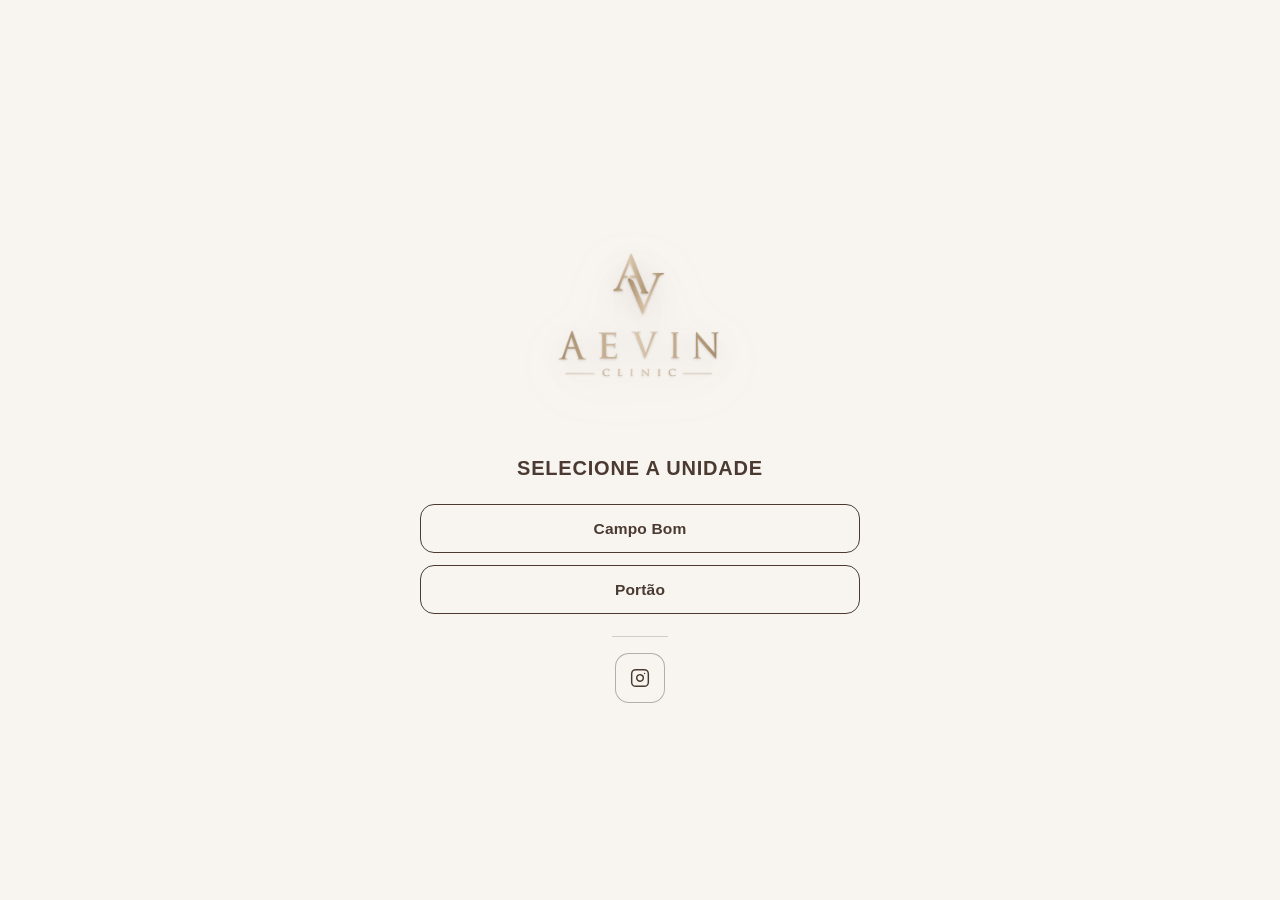
<file: index.html>
<!doctype html>
<html lang="pt-BR">
  <head>
    <meta charset="UTF-8" />
    <meta name="viewport" content="width=device-width, initial-scale=1.0" />
    <title>Aevin Clinic | Selecione a unidade</title>
    <meta
      name="description"
      content="Selecione a unidade da Aevin Clinic para acessar agendamento, informações e localização."
    />
    <meta name="robots" content="index,follow" />
    <link rel="canonical" href="https://clinicadermoslim.vercel.app/" />

    <meta property="og:type" content="website" />
    <meta property="og:site_name" content="Aevin Clinic" />
    <meta property="og:locale" content="pt_BR" />
    <meta property="og:url" content="https://clinicadermoslim.vercel.app/" />
    <meta property="og:title" content="Aevin Clinic | Selecione a unidade" />
    <meta
      property="og:description"
      content="Selecione a unidade da Aevin Clinic para acessar agendamento, informações e localização."
    />
    <meta
      property="og:image"
      content="https://clinicadermoslim.vercel.app/imagens/Logotipo/og-aevin.png"
    />
    <meta property="og:image:width" content="1200" />
    <meta property="og:image:height" content="1200" />
    <meta property="og:image:alt" content="Aevin Clinic" />

    <meta name="twitter:card" content="summary_large_image" />
    <meta name="twitter:title" content="Aevin Clinic | Selecione a unidade" />
    <meta
      name="twitter:description"
      content="Selecione a unidade da Aevin Clinic para acessar agendamento, informações e localização."
    />
    <meta
      name="twitter:image"
      content="https://clinicadermoslim.vercel.app/imagens/Logotipo/og-aevin.png"
    />

    <link rel="icon" type="image/png" href="imagens/Logotipo/favicon-aevin.png" />
    <link rel="apple-touch-icon" href="imagens/Logotipo/favicon-aevin.png" />
    <link rel="stylesheet" href="styles.css" />
  </head>
  <body>
    <div class="page selection-page">
      <main class="main">
        <div class="logo-wrap">
          <img
            class="logo"
            src="imagens/Logotipo/logo-aevin.png"
            alt="Aevin Clinic"
          />
        </div>
        <h1>Selecione a unidade</h1>
        <nav class="links" aria-label="Selecionar unidade">
          <a class="btn" href="campobom/">Campo Bom</a>
          <a class="btn" href="portao/">Portão</a>
        </nav>
        <section class="social-strip" aria-label="Redes sociais">
          <div class="social-divider"></div>
          <div class="social-row single">
            <a
              class="social-icon-btn"
              href="https://www.instagram.com/aevin.clinic/"
              target="_blank"
              rel="noopener noreferrer"
              aria-label="Instagram da Aevin Clinic"
            >
              <img
                class="social-icon"
                src="imagens/icons/instagram.svg"
                alt=""
                width="20"
                height="20"
              />
            </a>
          </div>
        </section>
      </main>
    </div>
  </body>
</html>
</file>
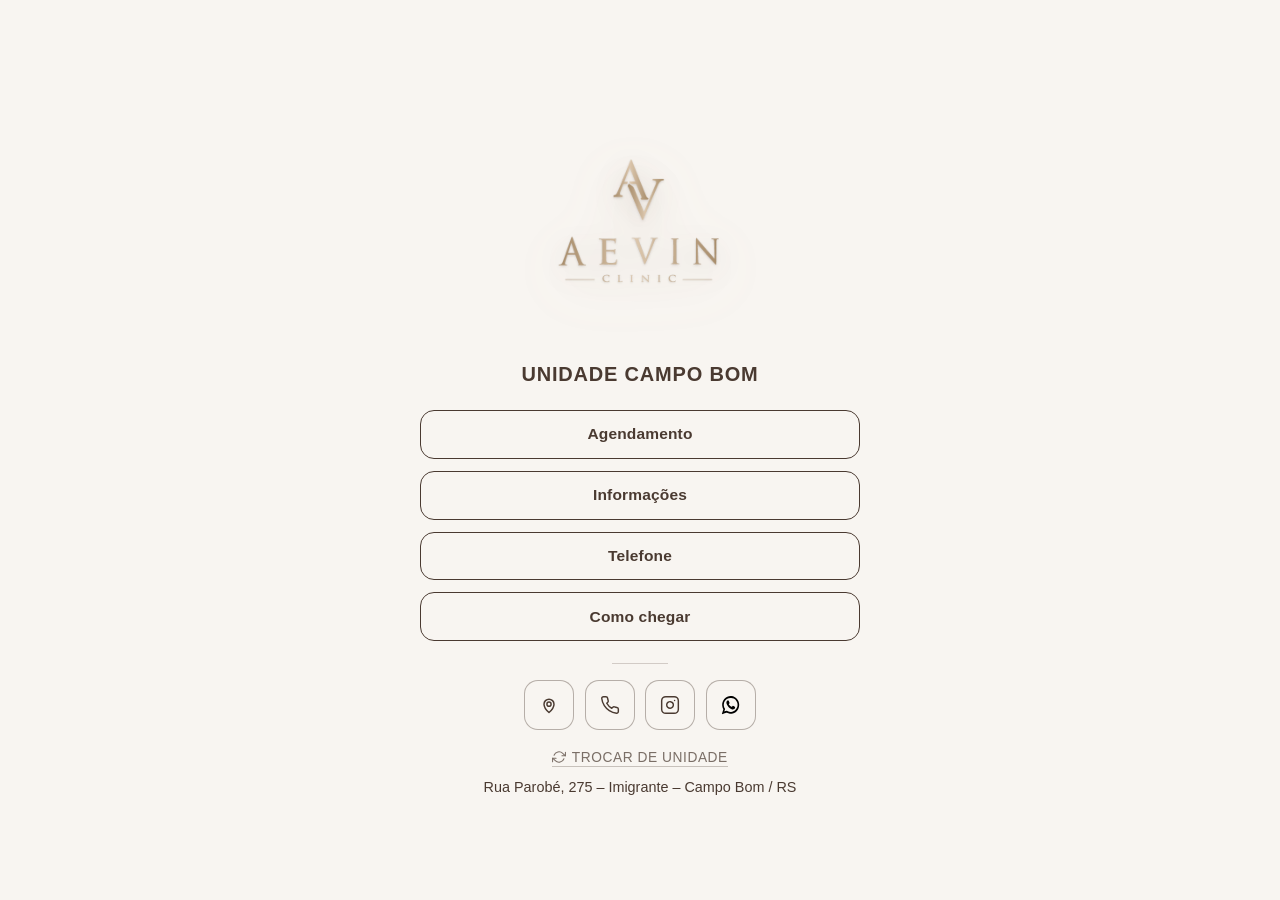
<file: campobom/index.html>
<!doctype html>
<html lang="pt-BR">
  <head>
    <meta charset="UTF-8" />
    <meta name="viewport" content="width=device-width, initial-scale=1.0" />
    <title>Aevin Clinic | Campo Bom</title>
    <meta
      name="description"
      content="Links da unidade Campo Bom da Aevin Clinic para agendamento, informações, telefone e localização."
    />
    <link rel="canonical" href="https://clinicadermoslim.vercel.app/campobom/" />

    <meta property="og:type" content="website" />
    <meta property="og:site_name" content="Aevin Clinic" />
    <meta property="og:locale" content="pt_BR" />
    <meta property="og:url" content="https://clinicadermoslim.vercel.app/campobom/" />
    <meta property="og:title" content="Aevin Clinic | Campo Bom" />
    <meta
      property="og:description"
      content="Links da unidade Campo Bom da Aevin Clinic para agendamento, informações, telefone e localização."
    />
    <meta
      property="og:image"
      content="https://clinicadermoslim.vercel.app/imagens/Logotipo/og-aevin.png"
    />
    <meta property="og:image:width" content="1200" />
    <meta property="og:image:height" content="1200" />
    <meta property="og:image:alt" content="Aevin Clinic" />

    <meta name="twitter:card" content="summary_large_image" />
    <meta name="twitter:title" content="Aevin Clinic | Campo Bom" />
    <meta
      name="twitter:description"
      content="Links da unidade Campo Bom da Aevin Clinic para agendamento, informações, telefone e localização."
    />
    <meta
      name="twitter:image"
      content="https://clinicadermoslim.vercel.app/imagens/Logotipo/og-aevin.png"
    />

    <link rel="icon" type="image/png" href="../imagens/Logotipo/favicon-aevin.png" />
    <link rel="apple-touch-icon" href="../imagens/Logotipo/favicon-aevin.png" />
    <link rel="stylesheet" href="../styles.css" />
  </head>
  <body>
    <div class="page">
      <main class="main">
        <div class="logo-wrap">
          <a class="logo-link" href="../" aria-label="Voltar para seleção de unidade">
            <img
              class="logo"
              src="../imagens/Logotipo/logo-aevin.png"
              alt="Aevin Clinic"
            />
          </a>
        </div>
        <h1>Unidade Campo Bom</h1>
        <nav class="links" aria-label="Links da unidade Campo Bom">
          <a
            class="btn"
            href="https://wa.me/5551981805592?text=Ol%C3%A1%2C%20vim%20pelo%20site%20e%20gostaria%20de%20agendar%20um%20hor%C3%A1rio."
            target="_blank"
            rel="noopener noreferrer"
            >Agendamento</a
          >
          <a
            class="btn"
            href="https://wa.me/5551981805592?text=Ol%C3%A1%2C%20vim%20pelo%20site%20e%20gostaria%20de%20informa%C3%A7%C3%B5es%20sobre%20procedimentos."
            target="_blank"
            rel="noopener noreferrer"
            >Informações</a
          >
          <a class="btn" href="tel:+5551981805592">Telefone</a>
          <a
            class="btn"
            href="https://www.google.com/maps/search/?api=1&query=Rua+Parob%C3%A9+275+Imigrante+Campo+Bom+RS"
            target="_blank"
            rel="noopener noreferrer"
            >Como chegar</a
          >
        </nav>
        <section class="social-strip" aria-label="Ações rápidas da unidade Campo Bom">
          <div class="social-divider"></div>
          <div class="social-row">
            <a
              class="social-icon-btn"
              href="https://www.google.com/maps/search/?api=1&query=Rua+Parob%C3%A9+275+Imigrante+Campo+Bom+RS"
              target="_blank"
              rel="noopener noreferrer"
              aria-label="Como chegar na unidade Campo Bom"
            >
              <img
                class="social-icon"
                src="../imagens/icons/location.svg"
                alt=""
                width="20"
                height="20"
              />
            </a>
            <a class="social-icon-btn" href="tel:+5551981805592" aria-label="Ligar para a unidade Campo Bom">
              <img
                class="social-icon"
                src="../imagens/icons/phone.svg"
                alt=""
                width="20"
                height="20"
              />
            </a>
            <a
              class="social-icon-btn"
              href="https://www.instagram.com/aevin.clinic/"
              target="_blank"
              rel="noopener noreferrer"
              aria-label="Instagram da Aevin Clinic"
            >
              <img
                class="social-icon"
                src="../imagens/icons/instagram.svg"
                alt=""
                width="20"
                height="20"
              />
            </a>
            <a
              class="social-icon-btn"
              href="https://wa.me/5551981805592?text=Ol%C3%A1%2C%20vim%20pelo%20site%20e%20gostaria%20de%20informa%C3%A7%C3%B5es%20sobre%20procedimentos."
              target="_blank"
              rel="noopener noreferrer"
              aria-label="WhatsApp da unidade Campo Bom"
            >
              <img
                class="social-icon"
                src="../imagens/icons/whatsapp.svg"
                alt=""
                width="20"
                height="20"
              />
            </a>
          </div>
        </section>
      </main>
      <footer class="footer">
        <div class="footer-content">
          <a class="switch-unit" href="../">
            <img
              class="switch-unit-icon"
              src="../imagens/icons/change.svg"
              alt=""
              width="14"
              height="14"
            />
            Trocar de unidade
          </a>
          <p class="address">
            <a
              class="address-link"
              href="https://www.google.com/maps/search/?api=1&query=Rua+Parob%C3%A9+275+Imigrante+Campo+Bom+RS"
              target="_blank"
              rel="noopener noreferrer"
              >Rua Parobé, 275 – Imigrante – Campo Bom / RS</a
            >
          </p>
        </div>
      </footer>
    </div>
  </body>
</html>
</file>
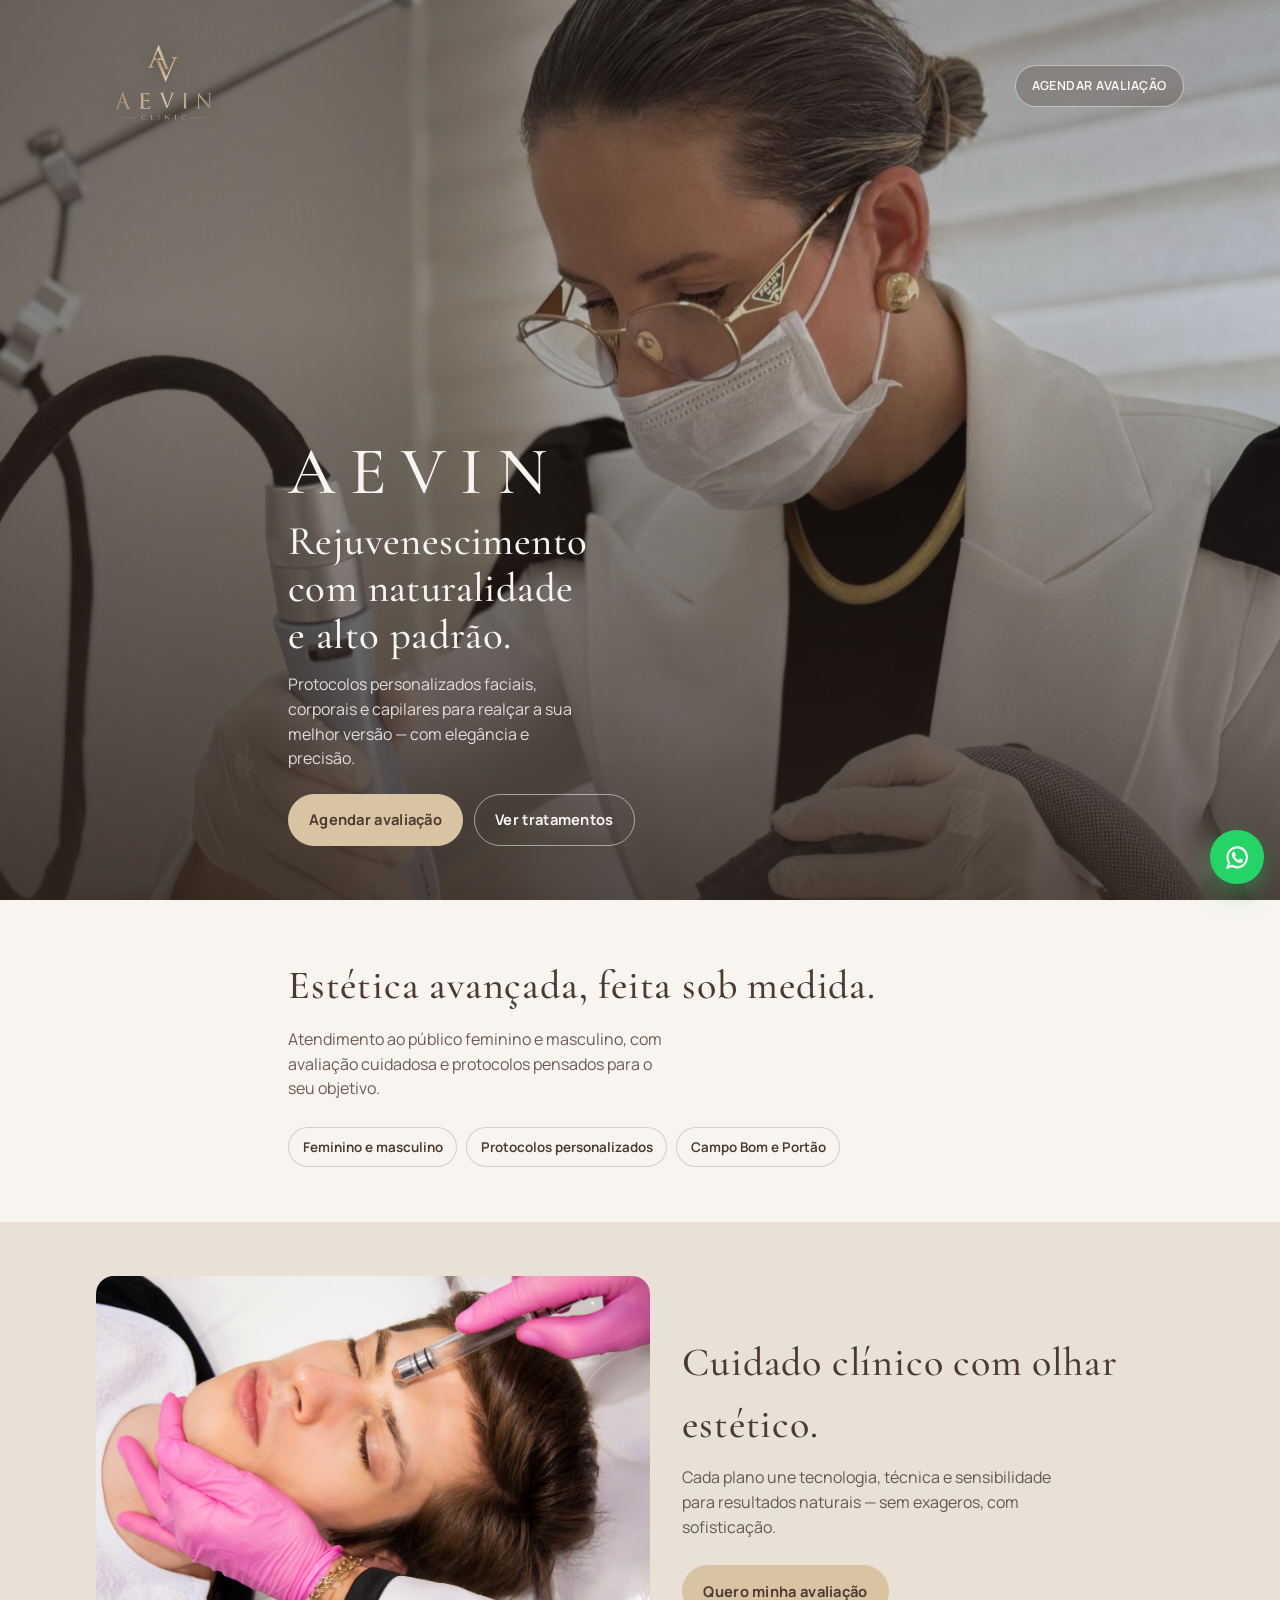
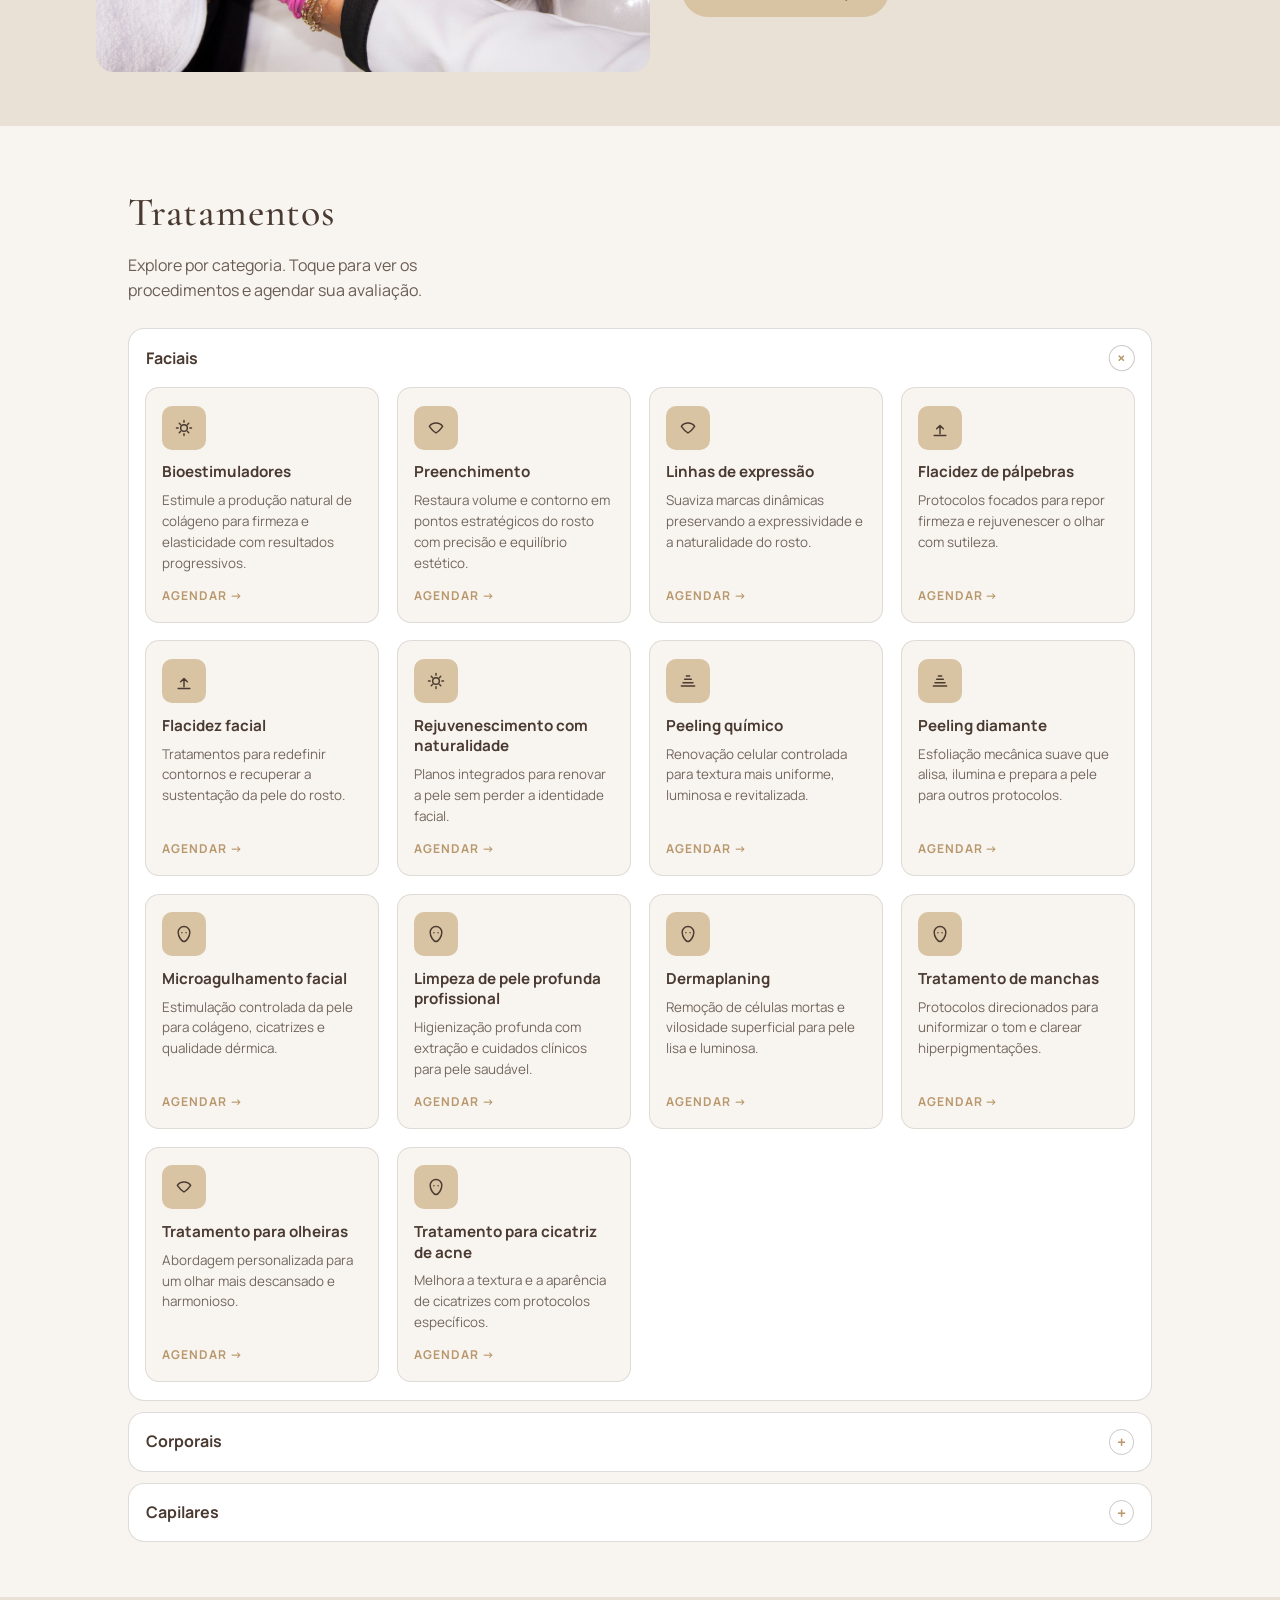
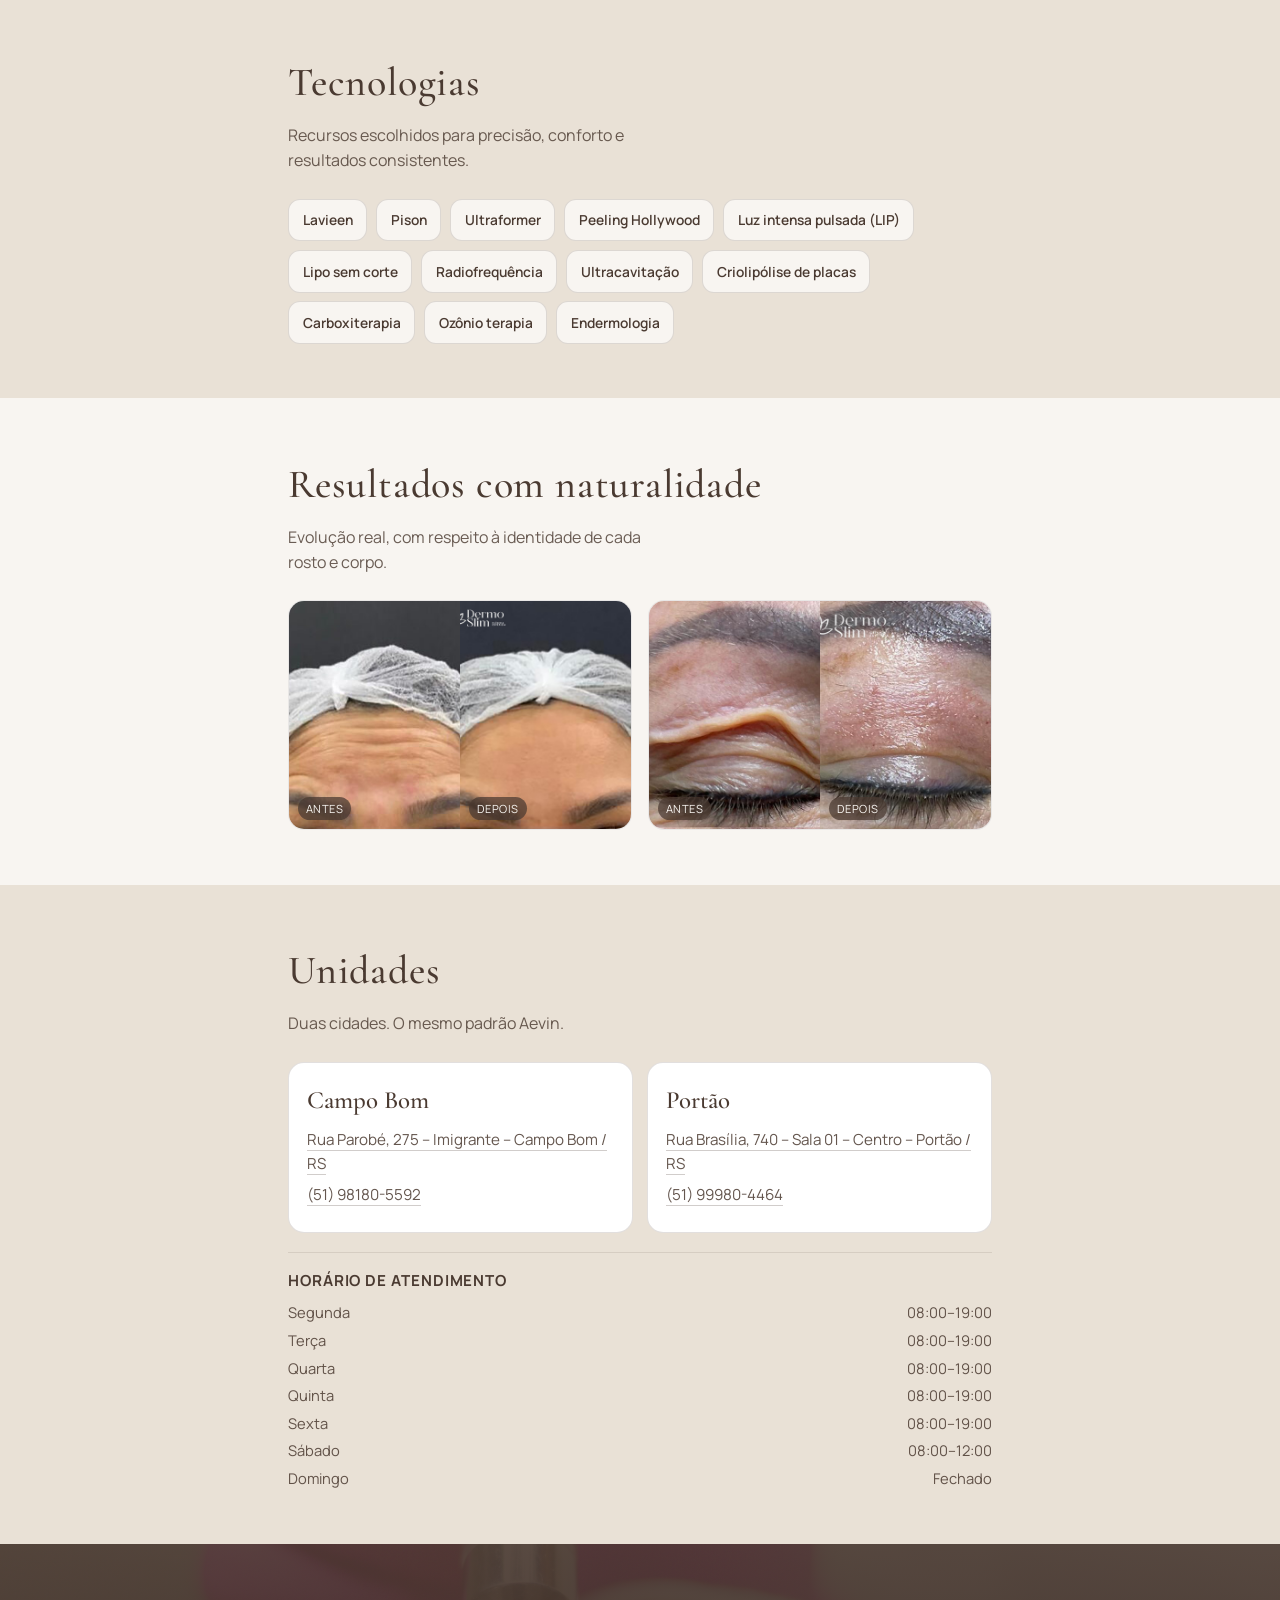
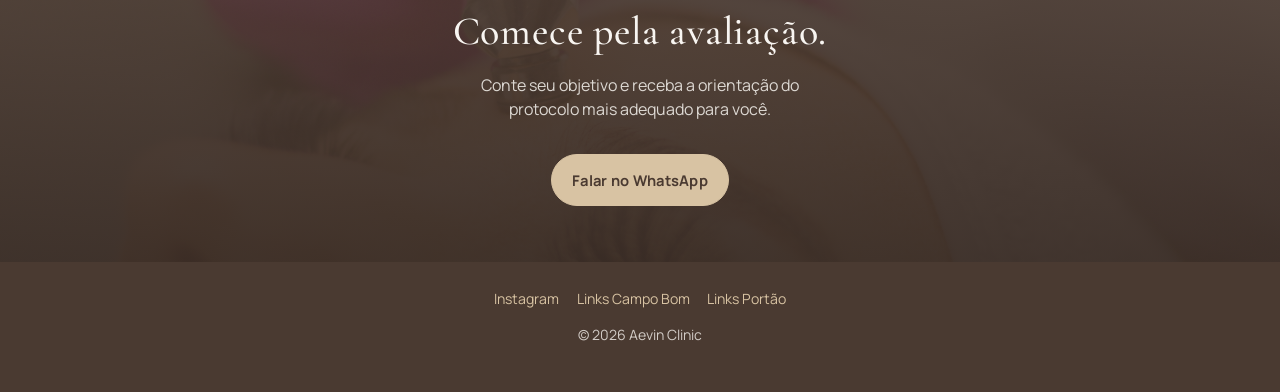
<file: lp/index.html>
<!doctype html>
<html lang="pt-BR">
  <head>
    <meta charset="UTF-8" />
    <meta name="viewport" content="width=device-width, initial-scale=1.0" />
    <title>Aevin Clinic | Estética avançada e rejuvenescimento em Campo Bom e Portão</title>
    <meta
      name="description"
      content="Aevin Clinic: estética avançada com protocolos personalizados faciais, corporais e capilares. Rejuvenescimento com naturalidade em Campo Bom e Portão / RS."
    />
    <link rel="canonical" href="https://clinicadermoslim.vercel.app/lp/" />

    <meta property="og:type" content="website" />
    <meta property="og:site_name" content="Aevin Clinic" />
    <meta property="og:locale" content="pt_BR" />
    <meta property="og:url" content="https://clinicadermoslim.vercel.app/lp/" />
    <meta
      property="og:title"
      content="Aevin Clinic | Estética avançada e rejuvenescimento"
    />
    <meta
      property="og:description"
      content="Protocolos personalizados faciais, corporais e capilares. Avaliação sob medida em Campo Bom e Portão / RS."
    />
    <meta
      property="og:image"
      content="https://clinicadermoslim.vercel.app/imagens/Logotipo/og-aevin.png"
    />
    <meta property="og:image:width" content="1200" />
    <meta property="og:image:height" content="1200" />
    <meta property="og:image:alt" content="Aevin Clinic" />

    <meta name="twitter:card" content="summary_large_image" />
    <meta name="twitter:title" content="Aevin Clinic | Estética avançada e rejuvenescimento" />
    <meta
      name="twitter:description"
      content="Protocolos personalizados faciais, corporais e capilares em Campo Bom e Portão / RS."
    />
    <meta
      name="twitter:image"
      content="https://clinicadermoslim.vercel.app/imagens/Logotipo/og-aevin.png"
    />

    <link rel="icon" type="image/png" href="/imagens/Logotipo/favicon-aevin.png" />
    <link rel="apple-touch-icon" href="/imagens/Logotipo/favicon-aevin.png" />
    <link rel="preconnect" href="https://fonts.googleapis.com" />
    <link rel="preconnect" href="https://fonts.gstatic.com" crossorigin />
    <link
      href="https://fonts.googleapis.com/css2?family=Cormorant+Garamond:wght@500;600&family=Manrope:wght@400;600;700&display=swap"
      rel="stylesheet"
    />
    <link rel="stylesheet" href="/lp/styles.css" />
  </head>
  <body>
    <header class="site-header">
      <div class="wide header-inner">
        <img
          class="header-logo"
          src="/imagens/Logotipo/logo-aevin.png"
          alt="Aevin Clinic"
        />
        <a
          class="header-cta"
          href="https://wa.me/5551981805592?text=Ol%C3%A1%2C%20vim%20pelo%20site%20e%20gostaria%20de%20agendar%20uma%20avalia%C3%A7%C3%A3o"
          target="_blank"
          rel="noopener noreferrer"
          >Agendar avaliação</a
        >
      </div>
    </header>

    <main>
      <section class="hero" aria-label="Apresentação Aevin Clinic">
        <div class="hero-media" aria-hidden="true">
          <img
            src="/imagens/4ac06e70-07b1-4e8b-98db-d730dbcf7de2.jpeg"
            alt=""
            width="1200"
            height="1600"
          />
          <div class="hero-overlay"></div>
        </div>
        <div class="container hero-content">
          <p class="brand-mark">Aevin</p>
          <h1>Rejuvenescimento com naturalidade e alto padrão.</h1>
          <p class="hero-lead">
            Protocolos personalizados faciais, corporais e capilares para realçar
            a sua melhor versão — com elegância e precisão.
          </p>
          <div class="cta-row">
            <a
              class="btn btn-primary"
              href="https://wa.me/5551981805592?text=Ol%C3%A1%2C%20vim%20pelo%20site%20e%20gostaria%20de%20agendar%20uma%20avalia%C3%A7%C3%A3o"
              target="_blank"
              rel="noopener noreferrer"
              >Agendar avaliação</a
            >
            <a class="btn btn-secondary" href="#tratamentos">Ver tratamentos</a>
          </div>
        </div>
      </section>

      <section class="section" aria-labelledby="para-quem">
        <div class="container">
          <h2 class="section-title" id="para-quem">Estética avançada, feita sob medida.</h2>
          <p class="section-lead">
            Atendimento ao público feminino e masculino, com avaliação cuidadosa
            e protocolos pensados para o seu objetivo.
          </p>
          <div class="pill-row">
            <span class="pill">Feminino e masculino</span>
            <span class="pill">Protocolos personalizados</span>
            <span class="pill">Campo Bom e Portão</span>
          </div>
        </div>
      </section>

      <section class="section section-alt" aria-labelledby="experiencia">
        <div class="wide split">
          <div class="split-media">
            <img
              src="/imagens/IMG_7231-scaled.jpg"
              alt="Procedimento facial masculino na Aevin Clinic"
              width="1000"
              height="1250"
              loading="lazy"
            />
          </div>
          <div>
            <h2 class="section-title" id="experiencia">Cuidado clínico com olhar estético.</h2>
            <p class="section-lead">
              Cada plano une tecnologia, técnica e sensibilidade para resultados
              naturais — sem exageros, com sofisticação.
            </p>
            <a
              class="btn btn-primary"
              href="https://wa.me/5551981805592?text=Ol%C3%A1%2C%20vim%20pelo%20site%20e%20gostaria%20de%20agendar%20uma%20avalia%C3%A7%C3%A3o"
              target="_blank"
              rel="noopener noreferrer"
              >Quero minha avaliação</a
            >
          </div>
        </div>
      </section>

      <section class="section" id="tratamentos" aria-labelledby="tratamentos-title">
        <div class="container container--treatments">
          <h2 class="section-title" id="tratamentos-title">Tratamentos</h2>
          <p class="section-lead">
            Explore por categoria. Toque para ver os procedimentos e agendar sua avaliação.
          </p>

          <svg xmlns="http://www.w3.org/2000/svg" style="display:none" aria-hidden="true">
            <symbol id="t-icon-glow" viewBox="0 0 24 24">
              <path d="M12 3v2M12 19v2M5 12H3M21 12h-2M6.3 6.3l1.4 1.4M16.3 16.3l1.4 1.4M6.3 17.7l1.4-1.4M16.3 7.7l1.4-1.4"/>
              <circle cx="12" cy="12" r="4"/>
            </symbol>
            <symbol id="t-icon-fill" viewBox="0 0 24 24">
              <path d="M4 10c2-3 5-4 8-4s6 1 8 4c-2 3-5 6-8 8-3-2-6-5-8-8z"/>
            </symbol>
            <symbol id="t-icon-lift" viewBox="0 0 24 24">
              <path d="M12 19V9M8 13l4-4 4 4"/>
              <path d="M5 21h14"/>
            </symbol>
            <symbol id="t-icon-peel" viewBox="0 0 24 24">
              <path d="M4 18h16M6 14h12M8 10h8M10 6h4"/>
            </symbol>
            <symbol id="t-icon-skin" viewBox="0 0 24 24">
              <path d="M12 3c-4 0-7 3-7 7 0 5 4 11 7 11s7-6 7-11c0-4-3-7-7-7z"/>
              <path d="M9.5 10.5h.01M14.5 10.5h.01"/>
            </symbol>
            <symbol id="t-icon-body" viewBox="0 0 24 24">
              <circle cx="12" cy="5" r="2"/>
              <path d="M12 7v6M9 21v-4l3-3 3 3v4M9 13h6"/>
            </symbol>
            <symbol id="t-icon-hair" viewBox="0 0 24 24">
              <path d="M6 9c0-3 2.7-5 6-5s6 2 6 5c0 5-3.5 10-6 12C9 19 6 14 6 9z"/>
              <path d="M10 8c.5 1 1.5 1.5 2 1.5s1.5-.5 2-1.5"/>
            </symbol>
          </svg>

          <div class="accordion" data-accordion>
            <article class="acc-item is-open">
              <button class="acc-trigger" type="button" aria-expanded="true">
                <span>Faciais</span>
                <span aria-hidden="true">+</span>
              </button>
              <div class="acc-panel">
                <div class="treatment-grid">
                <article class="treatment-card">
                  <div class="treatment-icon" aria-hidden="true">
                    <svg viewBox="0 0 24 24" fill="none" stroke="currentColor" stroke-width="1.75" stroke-linecap="round" stroke-linejoin="round"><use href="#t-icon-glow"/></svg>
                  </div>
                  <h3>Bioestimuladores</h3>
                  <p>Estimule a produção natural de colágeno para firmeza e elasticidade com resultados progressivos.</p>
                  <a class="treatment-link" href="https://wa.me/5551981805592?text=Ol%C3%A1%2C%20vim%20pelo%20site%20e%20gostaria%20de%20mais%20informa%C3%A7%C3%B5es%20sobre%20Bioestimuladores." target="_blank" rel="noopener noreferrer">Agendar →</a>
                </article>
                <article class="treatment-card">
                  <div class="treatment-icon" aria-hidden="true">
                    <svg viewBox="0 0 24 24" fill="none" stroke="currentColor" stroke-width="1.75" stroke-linecap="round" stroke-linejoin="round"><use href="#t-icon-fill"/></svg>
                  </div>
                  <h3>Preenchimento</h3>
                  <p>Restaura volume e contorno em pontos estratégicos do rosto com precisão e equilíbrio estético.</p>
                  <a class="treatment-link" href="https://wa.me/5551981805592?text=Ol%C3%A1%2C%20vim%20pelo%20site%20e%20gostaria%20de%20mais%20informa%C3%A7%C3%B5es%20sobre%20Preenchimento." target="_blank" rel="noopener noreferrer">Agendar →</a>
                </article>
                <article class="treatment-card">
                  <div class="treatment-icon" aria-hidden="true">
                    <svg viewBox="0 0 24 24" fill="none" stroke="currentColor" stroke-width="1.75" stroke-linecap="round" stroke-linejoin="round"><use href="#t-icon-fill"/></svg>
                  </div>
                  <h3>Linhas de expressão</h3>
                  <p>Suaviza marcas dinâmicas preservando a expressividade e a naturalidade do rosto.</p>
                  <a class="treatment-link" href="https://wa.me/5551981805592?text=Ol%C3%A1%2C%20vim%20pelo%20site%20e%20gostaria%20de%20mais%20informa%C3%A7%C3%B5es%20sobre%20Linhas%20de%20express%C3%A3o." target="_blank" rel="noopener noreferrer">Agendar →</a>
                </article>
                <article class="treatment-card">
                  <div class="treatment-icon" aria-hidden="true">
                    <svg viewBox="0 0 24 24" fill="none" stroke="currentColor" stroke-width="1.75" stroke-linecap="round" stroke-linejoin="round"><use href="#t-icon-lift"/></svg>
                  </div>
                  <h3>Flacidez de pálpebras</h3>
                  <p>Protocolos focados para repor firmeza e rejuvenescer o olhar com sutileza.</p>
                  <a class="treatment-link" href="https://wa.me/5551981805592?text=Ol%C3%A1%2C%20vim%20pelo%20site%20e%20gostaria%20de%20mais%20informa%C3%A7%C3%B5es%20sobre%20Flacidez%20de%20p%C3%A1lpebras." target="_blank" rel="noopener noreferrer">Agendar →</a>
                </article>
                <article class="treatment-card">
                  <div class="treatment-icon" aria-hidden="true">
                    <svg viewBox="0 0 24 24" fill="none" stroke="currentColor" stroke-width="1.75" stroke-linecap="round" stroke-linejoin="round"><use href="#t-icon-lift"/></svg>
                  </div>
                  <h3>Flacidez facial</h3>
                  <p>Tratamentos para redefinir contornos e recuperar a sustentação da pele do rosto.</p>
                  <a class="treatment-link" href="https://wa.me/5551981805592?text=Ol%C3%A1%2C%20vim%20pelo%20site%20e%20gostaria%20de%20mais%20informa%C3%A7%C3%B5es%20sobre%20Flacidez%20facial." target="_blank" rel="noopener noreferrer">Agendar →</a>
                </article>
                <article class="treatment-card">
                  <div class="treatment-icon" aria-hidden="true">
                    <svg viewBox="0 0 24 24" fill="none" stroke="currentColor" stroke-width="1.75" stroke-linecap="round" stroke-linejoin="round"><use href="#t-icon-glow"/></svg>
                  </div>
                  <h3>Rejuvenescimento com naturalidade</h3>
                  <p>Planos integrados para renovar a pele sem perder a identidade facial.</p>
                  <a class="treatment-link" href="https://wa.me/5551981805592?text=Ol%C3%A1%2C%20vim%20pelo%20site%20e%20gostaria%20de%20mais%20informa%C3%A7%C3%B5es%20sobre%20Rejuvenescimento%20com%20naturalidade." target="_blank" rel="noopener noreferrer">Agendar →</a>
                </article>
                <article class="treatment-card">
                  <div class="treatment-icon" aria-hidden="true">
                    <svg viewBox="0 0 24 24" fill="none" stroke="currentColor" stroke-width="1.75" stroke-linecap="round" stroke-linejoin="round"><use href="#t-icon-peel"/></svg>
                  </div>
                  <h3>Peeling químico</h3>
                  <p>Renovação celular controlada para textura mais uniforme, luminosa e revitalizada.</p>
                  <a class="treatment-link" href="https://wa.me/5551981805592?text=Ol%C3%A1%2C%20vim%20pelo%20site%20e%20gostaria%20de%20mais%20informa%C3%A7%C3%B5es%20sobre%20Peeling%20qu%C3%ADmico." target="_blank" rel="noopener noreferrer">Agendar →</a>
                </article>
                <article class="treatment-card">
                  <div class="treatment-icon" aria-hidden="true">
                    <svg viewBox="0 0 24 24" fill="none" stroke="currentColor" stroke-width="1.75" stroke-linecap="round" stroke-linejoin="round"><use href="#t-icon-peel"/></svg>
                  </div>
                  <h3>Peeling diamante</h3>
                  <p>Esfoliação mecânica suave que alisa, ilumina e prepara a pele para outros protocolos.</p>
                  <a class="treatment-link" href="https://wa.me/5551981805592?text=Ol%C3%A1%2C%20vim%20pelo%20site%20e%20gostaria%20de%20mais%20informa%C3%A7%C3%B5es%20sobre%20Peeling%20diamante." target="_blank" rel="noopener noreferrer">Agendar →</a>
                </article>
                <article class="treatment-card">
                  <div class="treatment-icon" aria-hidden="true">
                    <svg viewBox="0 0 24 24" fill="none" stroke="currentColor" stroke-width="1.75" stroke-linecap="round" stroke-linejoin="round"><use href="#t-icon-skin"/></svg>
                  </div>
                  <h3>Microagulhamento facial</h3>
                  <p>Estimulação controlada da pele para colágeno, cicatrizes e qualidade dérmica.</p>
                  <a class="treatment-link" href="https://wa.me/5551981805592?text=Ol%C3%A1%2C%20vim%20pelo%20site%20e%20gostaria%20de%20mais%20informa%C3%A7%C3%B5es%20sobre%20Microagulhamento%20facial." target="_blank" rel="noopener noreferrer">Agendar →</a>
                </article>
                <article class="treatment-card">
                  <div class="treatment-icon" aria-hidden="true">
                    <svg viewBox="0 0 24 24" fill="none" stroke="currentColor" stroke-width="1.75" stroke-linecap="round" stroke-linejoin="round"><use href="#t-icon-skin"/></svg>
                  </div>
                  <h3>Limpeza de pele profunda profissional</h3>
                  <p>Higienização profunda com extração e cuidados clínicos para pele saudável.</p>
                  <a class="treatment-link" href="https://wa.me/5551981805592?text=Ol%C3%A1%2C%20vim%20pelo%20site%20e%20gostaria%20de%20mais%20informa%C3%A7%C3%B5es%20sobre%20Limpeza%20de%20pele%20profunda%20profissional." target="_blank" rel="noopener noreferrer">Agendar →</a>
                </article>
                <article class="treatment-card">
                  <div class="treatment-icon" aria-hidden="true">
                    <svg viewBox="0 0 24 24" fill="none" stroke="currentColor" stroke-width="1.75" stroke-linecap="round" stroke-linejoin="round"><use href="#t-icon-skin"/></svg>
                  </div>
                  <h3>Dermaplaning</h3>
                  <p>Remoção de células mortas e vilosidade superficial para pele lisa e luminosa.</p>
                  <a class="treatment-link" href="https://wa.me/5551981805592?text=Ol%C3%A1%2C%20vim%20pelo%20site%20e%20gostaria%20de%20mais%20informa%C3%A7%C3%B5es%20sobre%20Dermaplaning." target="_blank" rel="noopener noreferrer">Agendar →</a>
                </article>
                <article class="treatment-card">
                  <div class="treatment-icon" aria-hidden="true">
                    <svg viewBox="0 0 24 24" fill="none" stroke="currentColor" stroke-width="1.75" stroke-linecap="round" stroke-linejoin="round"><use href="#t-icon-skin"/></svg>
                  </div>
                  <h3>Tratamento de manchas</h3>
                  <p>Protocolos direcionados para uniformizar o tom e clarear hiperpigmentações.</p>
                  <a class="treatment-link" href="https://wa.me/5551981805592?text=Ol%C3%A1%2C%20vim%20pelo%20site%20e%20gostaria%20de%20mais%20informa%C3%A7%C3%B5es%20sobre%20Tratamento%20de%20manchas." target="_blank" rel="noopener noreferrer">Agendar →</a>
                </article>
                <article class="treatment-card">
                  <div class="treatment-icon" aria-hidden="true">
                    <svg viewBox="0 0 24 24" fill="none" stroke="currentColor" stroke-width="1.75" stroke-linecap="round" stroke-linejoin="round"><use href="#t-icon-fill"/></svg>
                  </div>
                  <h3>Tratamento para olheiras</h3>
                  <p>Abordagem personalizada para um olhar mais descansado e harmonioso.</p>
                  <a class="treatment-link" href="https://wa.me/5551981805592?text=Ol%C3%A1%2C%20vim%20pelo%20site%20e%20gostaria%20de%20mais%20informa%C3%A7%C3%B5es%20sobre%20Tratamento%20para%20olheiras." target="_blank" rel="noopener noreferrer">Agendar →</a>
                </article>
                <article class="treatment-card">
                  <div class="treatment-icon" aria-hidden="true">
                    <svg viewBox="0 0 24 24" fill="none" stroke="currentColor" stroke-width="1.75" stroke-linecap="round" stroke-linejoin="round"><use href="#t-icon-skin"/></svg>
                  </div>
                  <h3>Tratamento para cicatriz de acne</h3>
                  <p>Melhora a textura e a aparência de cicatrizes com protocolos específicos.</p>
                  <a class="treatment-link" href="https://wa.me/5551981805592?text=Ol%C3%A1%2C%20vim%20pelo%20site%20e%20gostaria%20de%20mais%20informa%C3%A7%C3%B5es%20sobre%20Tratamento%20para%20cicatriz%20de%20acne." target="_blank" rel="noopener noreferrer">Agendar →</a>
                </article>
                </div>
              </div>
            </article>

            <article class="acc-item">
              <button class="acc-trigger" type="button" aria-expanded="false">
                <span>Corporais</span>
                <span aria-hidden="true">+</span>
              </button>
              <div class="acc-panel">
                <div class="treatment-grid">
                <article class="treatment-card">
                  <div class="treatment-icon" aria-hidden="true">
                    <svg viewBox="0 0 24 24" fill="none" stroke="currentColor" stroke-width="1.75" stroke-linecap="round" stroke-linejoin="round"><use href="#t-icon-body"/></svg>
                  </div>
                  <h3>Gordura localizada</h3>
                  <p>Redução direcionada com tecnologias corporais e protocolo individualizado.</p>
                  <a class="treatment-link" href="https://wa.me/5551981805592?text=Ol%C3%A1%2C%20vim%20pelo%20site%20e%20gostaria%20de%20mais%20informa%C3%A7%C3%B5es%20sobre%20Gordura%20localizada." target="_blank" rel="noopener noreferrer">Agendar →</a>
                </article>
                <article class="treatment-card">
                  <div class="treatment-icon" aria-hidden="true">
                    <svg viewBox="0 0 24 24" fill="none" stroke="currentColor" stroke-width="1.75" stroke-linecap="round" stroke-linejoin="round"><use href="#t-icon-body"/></svg>
                  </div>
                  <h3>Flacidez</h3>
                  <p>Tratamentos para firmeza e sustentação da pele corporal com resultados progressivos.</p>
                  <a class="treatment-link" href="https://wa.me/5551981805592?text=Ol%C3%A1%2C%20vim%20pelo%20site%20e%20gostaria%20de%20mais%20informa%C3%A7%C3%B5es%20sobre%20Flacidez." target="_blank" rel="noopener noreferrer">Agendar →</a>
                </article>
                <article class="treatment-card">
                  <div class="treatment-icon" aria-hidden="true">
                    <svg viewBox="0 0 24 24" fill="none" stroke="currentColor" stroke-width="1.75" stroke-linecap="round" stroke-linejoin="round"><use href="#t-icon-body"/></svg>
                  </div>
                  <h3>Celulite</h3>
                  <p>Abordagem combinada para suavizar o aspecto da celulite e melhorar a textura da pele.</p>
                  <a class="treatment-link" href="https://wa.me/5551981805592?text=Ol%C3%A1%2C%20vim%20pelo%20site%20e%20gostaria%20de%20mais%20informa%C3%A7%C3%B5es%20sobre%20Celulite." target="_blank" rel="noopener noreferrer">Agendar →</a>
                </article>
                <article class="treatment-card">
                  <div class="treatment-icon" aria-hidden="true">
                    <svg viewBox="0 0 24 24" fill="none" stroke="currentColor" stroke-width="1.75" stroke-linecap="round" stroke-linejoin="round"><use href="#t-icon-body"/></svg>
                  </div>
                  <h3>Estrias</h3>
                  <p>Estímulo e regeneração para atenuar estrias e elevar a qualidade da pele.</p>
                  <a class="treatment-link" href="https://wa.me/5551981805592?text=Ol%C3%A1%2C%20vim%20pelo%20site%20e%20gostaria%20de%20mais%20informa%C3%A7%C3%B5es%20sobre%20Estrias." target="_blank" rel="noopener noreferrer">Agendar →</a>
                </article>
                <article class="treatment-card">
                  <div class="treatment-icon" aria-hidden="true">
                    <svg viewBox="0 0 24 24" fill="none" stroke="currentColor" stroke-width="1.75" stroke-linecap="round" stroke-linejoin="round"><use href="#t-icon-body"/></svg>
                  </div>
                  <h3>Depilação definitiva</h3>
                  <p>Eliminação progressiva dos pelos com luz pulsada, mais conforto e praticidade.</p>
                  <a class="treatment-link" href="https://wa.me/5551981805592?text=Ol%C3%A1%2C%20vim%20pelo%20site%20e%20gostaria%20de%20mais%20informa%C3%A7%C3%B5es%20sobre%20Depila%C3%A7%C3%A3o%20definitiva." target="_blank" rel="noopener noreferrer">Agendar →</a>
                </article>
                <article class="treatment-card">
                  <div class="treatment-icon" aria-hidden="true">
                    <svg viewBox="0 0 24 24" fill="none" stroke="currentColor" stroke-width="1.75" stroke-linecap="round" stroke-linejoin="round"><use href="#t-icon-body"/></svg>
                  </div>
                  <h3>PEM (secagem de microvasos)</h3>
                  <p>Tratamento de microvasos e vasinhos com aplicação precisa e segura.</p>
                  <a class="treatment-link" href="https://wa.me/5551981805592?text=Ol%C3%A1%2C%20vim%20pelo%20site%20e%20gostaria%20de%20mais%20informa%C3%A7%C3%B5es%20sobre%20PEM%20%28secagem%20de%20microvasos%29." target="_blank" rel="noopener noreferrer">Agendar →</a>
                </article>
                </div>
              </div>
            </article>

            <article class="acc-item">
              <button class="acc-trigger" type="button" aria-expanded="false">
                <span>Capilares</span>
                <span aria-hidden="true">+</span>
              </button>
              <div class="acc-panel">
                <div class="treatment-grid">
                <article class="treatment-card">
                  <div class="treatment-icon" aria-hidden="true">
                    <svg viewBox="0 0 24 24" fill="none" stroke="currentColor" stroke-width="1.75" stroke-linecap="round" stroke-linejoin="round"><use href="#t-icon-hair"/></svg>
                  </div>
                  <h3>Tricologia</h3>
                  <p>Avaliação e tratamento capilar com foco na saúde do couro cabeludo e no crescimento.</p>
                  <a class="treatment-link" href="https://wa.me/5551981805592?text=Ol%C3%A1%2C%20vim%20pelo%20site%20e%20gostaria%20de%20mais%20informa%C3%A7%C3%B5es%20sobre%20Tricologia." target="_blank" rel="noopener noreferrer">Agendar →</a>
                </article>
                <article class="treatment-card">
                  <div class="treatment-icon" aria-hidden="true">
                    <svg viewBox="0 0 24 24" fill="none" stroke="currentColor" stroke-width="1.75" stroke-linecap="round" stroke-linejoin="round"><use href="#t-icon-hair"/></svg>
                  </div>
                  <h3>Microagulhamento capilar</h3>
                  <p>Estimulação do couro cabeludo para fortalecer fios e favorecer a densidade.</p>
                  <a class="treatment-link" href="https://wa.me/5551981805592?text=Ol%C3%A1%2C%20vim%20pelo%20site%20e%20gostaria%20de%20mais%20informa%C3%A7%C3%B5es%20sobre%20Microagulhamento%20capilar." target="_blank" rel="noopener noreferrer">Agendar →</a>
                </article>
                </div>
              </div>
            </article>
          </div>
        </div>
      </section>

      <section class="section section-alt" id="tecnologias" aria-labelledby="tech-title">
        <div class="container">
          <h2 class="section-title" id="tech-title">Tecnologias</h2>
          <p class="section-lead">
            Recursos escolhidos para precisão, conforto e resultados consistentes.
          </p>
          <div class="tech-grid">
            <span class="tech-chip">Lavieen</span>
            <span class="tech-chip">Pison</span>
            <span class="tech-chip">Ultraformer</span>
            <span class="tech-chip">Peeling Hollywood</span>
            <span class="tech-chip">Luz intensa pulsada (LIP)</span>
            <span class="tech-chip">Lipo sem corte</span>
            <span class="tech-chip">Radiofrequência</span>
            <span class="tech-chip">Ultracavitação</span>
            <span class="tech-chip">Criolipólise de placas</span>
            <span class="tech-chip">Carboxiterapia</span>
            <span class="tech-chip">Ozônio terapia</span>
            <span class="tech-chip">Endermologia</span>
          </div>
        </div>
      </section>

      <section class="section" id="resultados" aria-labelledby="resultados-title">
        <div class="container">
          <h2 class="section-title" id="resultados-title">Resultados com naturalidade</h2>
          <p class="section-lead">
            Evolução real, com respeito à identidade de cada rosto e corpo.
          </p>
          <div class="results-grid">
            <article class="result-card">
              <div class="result-pair">
                <figure>
                  <img
                    src="/imagens/resultado01-antes.jpeg"
                    alt="Resultado 1 antes do tratamento"
                    loading="lazy"
                  />
                  <figcaption>Antes</figcaption>
                </figure>
                <figure>
                  <img
                    src="/imagens/resultado01-depois.jpeg"
                    alt="Resultado 1 depois do tratamento"
                    loading="lazy"
                  />
                  <figcaption>Depois</figcaption>
                </figure>
              </div>
            </article>
            <article class="result-card">
              <div class="result-pair">
                <figure>
                  <img
                    src="/imagens/resultado02-antes.jpeg"
                    alt="Resultado 2 antes do tratamento"
                    loading="lazy"
                  />
                  <figcaption>Antes</figcaption>
                </figure>
                <figure>
                  <img
                    src="/imagens/resultado02-depois.jpeg"
                    alt="Resultado 2 depois do tratamento"
                    loading="lazy"
                  />
                  <figcaption>Depois</figcaption>
                </figure>
              </div>
            </article>
          </div>
        </div>
      </section>

      <section class="section section-alt" id="unidades" aria-labelledby="unidades-title">
        <div class="container">
          <h2 class="section-title" id="unidades-title">Unidades</h2>
          <p class="section-lead">Duas cidades. O mesmo padrão Aevin.</p>
          <div class="units-grid">
            <article class="unit">
              <h3>Campo Bom</h3>
              <p>
                <a
                  href="https://www.google.com/maps/search/?api=1&query=Rua+Parob%C3%A9+275+Imigrante+Campo+Bom+RS"
                  target="_blank"
                  rel="noopener noreferrer"
                  >Rua Parobé, 275 – Imigrante – Campo Bom / RS</a
                >
              </p>
              <p>
                <a href="tel:+5551981805592">(51) 98180-5592</a>
              </p>
            </article>
            <article class="unit">
              <h3>Portão</h3>
              <p>
                <a
                  href="https://www.google.com/maps/search/?api=1&query=Rua+Bras%C3%ADlia+740+Sala+01+Centro+Port%C3%A3o+RS"
                  target="_blank"
                  rel="noopener noreferrer"
                  >Rua Brasília, 740 – Sala 01 – Centro – Portão / RS</a
                >
              </p>
              <p>
                <a href="tel:+5551999804464">(51) 99980-4464</a>
              </p>
            </article>
          </div>

          <div class="hours">
            <h3>Horário de atendimento</h3>
            <ul>
              <li><span>Segunda</span><span>08:00–19:00</span></li>
              <li><span>Terça</span><span>08:00–19:00</span></li>
              <li><span>Quarta</span><span>08:00–19:00</span></li>
              <li><span>Quinta</span><span>08:00–19:00</span></li>
              <li><span>Sexta</span><span>08:00–19:00</span></li>
              <li><span>Sábado</span><span>08:00–12:00</span></li>
              <li><span>Domingo</span><span>Fechado</span></li>
            </ul>
          </div>
        </div>
      </section>

      <section class="final-cta" aria-labelledby="cta-final">
        <div class="container">
          <h2 class="section-title" id="cta-final">Comece pela avaliação.</h2>
          <p class="section-lead">
            Conte seu objetivo e receba a orientação do protocolo mais adequado
            para você.
          </p>
          <a
            class="btn btn-primary"
            href="https://wa.me/5551981805592?text=Ol%C3%A1%2C%20vim%20pelo%20site%20e%20gostaria%20de%20agendar%20uma%20avalia%C3%A7%C3%A3o"
            target="_blank"
            rel="noopener noreferrer"
            >Falar no WhatsApp</a
          >
        </div>
      </section>
    </main>

    <footer class="site-footer">
      <div class="container">
        <div class="footer-links">
          <a href="https://www.instagram.com/aevin.clinic/" target="_blank" rel="noopener noreferrer"
            >Instagram</a
          >
          <a href="../campobom/">Links Campo Bom</a>
          <a href="../portao/">Links Portão</a>
        </div>
        <p>© <span id="year"></span> Aevin Clinic</p>
      </div>
    </footer>

    <a
      class="wa-float"
      href="https://wa.me/5551981805592?text=Ol%C3%A1%2C%20vim%20pelo%20site%20e%20gostaria%20de%20agendar%20uma%20avalia%C3%A7%C3%A3o"
      target="_blank"
      rel="noopener noreferrer"
      aria-label="Abrir WhatsApp para agendar avaliação"
    >
      <img
        src="/imagens/icons/whatsapp.svg"
        alt=""
        width="25"
        height="25"
      />
    </a>

    <script src="/lp/script.js" defer></script>
  </body>
</html>
</file>
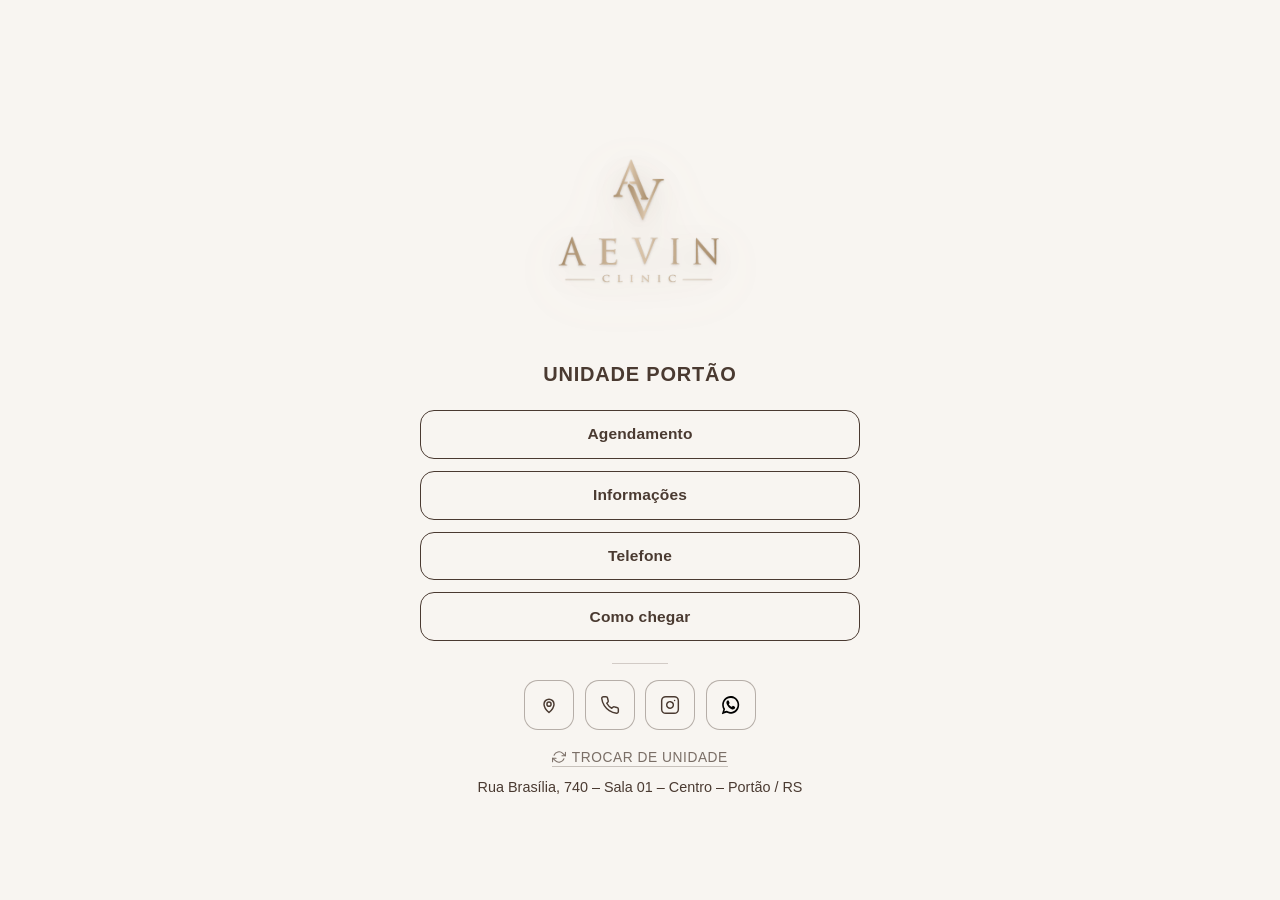
<file: portao/index.html>
<!doctype html>
<html lang="pt-BR">
  <head>
    <meta charset="UTF-8" />
    <meta name="viewport" content="width=device-width, initial-scale=1.0" />
    <title>Aevin Clinic | Portão</title>
    <meta
      name="description"
      content="Links da unidade Portão da Aevin Clinic para agendamento, informações, telefone e localização."
    />
    <link rel="canonical" href="https://clinicadermoslim.vercel.app/portao/" />

    <meta property="og:type" content="website" />
    <meta property="og:site_name" content="Aevin Clinic" />
    <meta property="og:locale" content="pt_BR" />
    <meta property="og:url" content="https://clinicadermoslim.vercel.app/portao/" />
    <meta property="og:title" content="Aevin Clinic | Portão" />
    <meta
      property="og:description"
      content="Links da unidade Portão da Aevin Clinic para agendamento, informações, telefone e localização."
    />
    <meta
      property="og:image"
      content="https://clinicadermoslim.vercel.app/imagens/Logotipo/og-aevin.png"
    />
    <meta property="og:image:width" content="1200" />
    <meta property="og:image:height" content="1200" />
    <meta property="og:image:alt" content="Aevin Clinic" />

    <meta name="twitter:card" content="summary_large_image" />
    <meta name="twitter:title" content="Aevin Clinic | Portão" />
    <meta
      name="twitter:description"
      content="Links da unidade Portão da Aevin Clinic para agendamento, informações, telefone e localização."
    />
    <meta
      name="twitter:image"
      content="https://clinicadermoslim.vercel.app/imagens/Logotipo/og-aevin.png"
    />

    <link rel="icon" type="image/png" href="../imagens/Logotipo/favicon-aevin.png" />
    <link rel="apple-touch-icon" href="../imagens/Logotipo/favicon-aevin.png" />
    <link rel="stylesheet" href="../styles.css" />
  </head>
  <body>
    <div class="page">
      <main class="main">
        <div class="logo-wrap">
          <a class="logo-link" href="../" aria-label="Voltar para seleção de unidade">
            <img
              class="logo"
              src="../imagens/Logotipo/logo-aevin.png"
              alt="Aevin Clinic"
            />
          </a>
        </div>
        <h1>Unidade Portão</h1>
        <nav class="links" aria-label="Links da unidade Portão">
          <a
            class="btn"
            href="https://wa.me/5551999804464?text=Ol%C3%A1%2C%20vim%20pelo%20site%20e%20gostaria%20de%20agendar%20um%20hor%C3%A1rio."
            target="_blank"
            rel="noopener noreferrer"
            >Agendamento</a
          >
          <a
            class="btn"
            href="https://wa.me/5551999804464?text=Ol%C3%A1%2C%20vim%20pelo%20site%20e%20gostaria%20de%20informa%C3%A7%C3%B5es%20sobre%20procedimentos."
            target="_blank"
            rel="noopener noreferrer"
            >Informações</a
          >
          <a class="btn" href="tel:+5551999804464">Telefone</a>
          <a
            class="btn"
            href="https://www.google.com/maps/search/?api=1&query=Rua+Bras%C3%ADlia+740+Sala+01+Centro+Port%C3%A3o+RS"
            target="_blank"
            rel="noopener noreferrer"
            >Como chegar</a
          >
        </nav>
        <section class="social-strip" aria-label="Ações rápidas da unidade Portão">
          <div class="social-divider"></div>
          <div class="social-row">
            <a
              class="social-icon-btn"
              href="https://www.google.com/maps/search/?api=1&query=Rua+Bras%C3%ADlia+740+Sala+01+Centro+Port%C3%A3o+RS"
              target="_blank"
              rel="noopener noreferrer"
              aria-label="Como chegar na unidade Portão"
            >
              <img
                class="social-icon"
                src="../imagens/icons/location.svg"
                alt=""
                width="20"
                height="20"
              />
            </a>
            <a class="social-icon-btn" href="tel:+5551999804464" aria-label="Ligar para a unidade Portão">
              <img
                class="social-icon"
                src="../imagens/icons/phone.svg"
                alt=""
                width="20"
                height="20"
              />
            </a>
            <a
              class="social-icon-btn"
              href="https://www.instagram.com/aevin.clinic/"
              target="_blank"
              rel="noopener noreferrer"
              aria-label="Instagram da Aevin Clinic"
            >
              <img
                class="social-icon"
                src="../imagens/icons/instagram.svg"
                alt=""
                width="20"
                height="20"
              />
            </a>
            <a
              class="social-icon-btn"
              href="https://wa.me/5551999804464?text=Ol%C3%A1%2C%20vim%20pelo%20site%20e%20gostaria%20de%20informa%C3%A7%C3%B5es%20sobre%20procedimentos."
              target="_blank"
              rel="noopener noreferrer"
              aria-label="WhatsApp da unidade Portão"
            >
              <img
                class="social-icon"
                src="../imagens/icons/whatsapp.svg"
                alt=""
                width="20"
                height="20"
              />
            </a>
          </div>
        </section>
      </main>
      <footer class="footer">
        <div class="footer-content">
          <a class="switch-unit" href="../">
            <img
              class="switch-unit-icon"
              src="../imagens/icons/change.svg"
              alt=""
              width="14"
              height="14"
            />
            Trocar de unidade
          </a>
          <p class="address">
            <a
              class="address-link"
              href="https://www.google.com/maps/search/?api=1&query=Rua+Bras%C3%ADlia+740+Sala+01+Centro+Port%C3%A3o+RS"
              target="_blank"
              rel="noopener noreferrer"
              >Rua Brasília, 740 – Sala 01 – Centro – Portão / RS</a
            >
          </p>
        </div>
      </footer>
    </div>
  </body>
</html>
</file>
<file: styles.css>
:root {
  --champagne: #d8c3a3;
  --off-white: #f8f5f1;
  --beige: #e9e1d6;
  --bronze: #b9986d;
  --espresso: #4a3a31;
  --warm-gray: #b8b1a8;
}

* {
  box-sizing: border-box;
}

body {
  margin: 0;
  min-height: 100vh;
  background: var(--off-white);
  color: var(--espresso);
  font-family: "Avenir Next", "Montserrat", "Segoe UI", "Helvetica Neue", Arial, sans-serif;
}

.page {
  min-height: 100vh;
  display: flex;
  flex-direction: column;
  justify-content: center;
}

.main {
  width: min(100%, 30rem);
  margin: 0 auto;
  padding: 2rem 1.25rem 1.25rem;
}

.logo-wrap {
  display: flex;
  justify-content: center;
  margin-bottom: 1.5rem;
}

.logo-link {
  display: inline-flex;
  text-decoration: none;
}

.logo {
  width: min(70vw, 14rem);
  height: auto;
  filter:
    drop-shadow(0 1px 1px rgba(74, 58, 49, 0.18))
    drop-shadow(0 6px 14px rgba(74, 58, 49, 0.16))
    drop-shadow(0 14px 28px rgba(185, 152, 109, 0.18));
}

h1 {
  margin: 0 0 1.5rem;
  text-align: center;
  color: var(--espresso);
  font-size: 1.25rem;
  letter-spacing: 0.04em;
  font-weight: 700;
  text-transform: uppercase;
}

.links {
  display: flex;
  flex-direction: column;
  gap: 0.75rem;
}

.btn {
  display: block;
  width: 100%;
  border: 1.5px solid var(--espresso);
  border-radius: 14px;
  padding: 0.9rem 1rem;
  text-decoration: none;
  text-align: center;
  background: var(--off-white);
  color: var(--espresso);
  font-weight: 650;
  font-size: 0.97rem;
  letter-spacing: 0.01em;
  transition: transform 0.15s ease, border-color 0.15s ease, color 0.15s ease;
}

.btn.disabled {
  opacity: 0.62;
}

.btn:focus-visible,
.social-icon-btn:focus-visible,
.address-link:focus-visible {
  outline: 2px solid var(--bronze);
  outline-offset: 2px;
}

.btn:active,
.social-icon-btn:active {
  transform: scale(0.98);
}

.social-strip {
  margin-top: 1.35rem;
}

.social-divider {
  width: 56px;
  height: 1px;
  margin: 0 auto 1rem;
  background: rgba(74, 58, 49, 0.22);
}

.social-row {
  display: flex;
  justify-content: center;
  gap: 0.65rem;
}

.social-row.single {
  justify-content: center;
}

.social-icon-btn {
  width: 50px;
  height: 50px;
  border-radius: 14px;
  border: 1.5px solid rgba(74, 58, 49, 0.38);
  background: var(--off-white);
  color: rgba(74, 58, 49, 0.76);
  display: inline-flex;
  align-items: center;
  justify-content: center;
  text-decoration: none;
  transition: transform 0.15s ease, border-color 0.15s ease, color 0.15s ease;
}

.social-icon {
  width: 20px;
  height: 20px;
  display: block;
  object-fit: contain;
  flex-shrink: 0;
}

.footer {
  padding: 0 1.25rem 1.4rem;
}

.footer-content {
  width: min(100%, 30rem);
  margin: 0 auto;
  display: flex;
  flex-direction: column;
  align-items: center;
  gap: 0.7rem;
}

.switch-unit {
  display: inline-flex;
  align-items: center;
  gap: 0.35rem;
  color: rgba(74, 58, 49, 0.72);
  text-decoration: none;
  font-size: 0.86rem;
  letter-spacing: 0.04em;
  text-transform: uppercase;
  border-bottom: 1px solid rgba(74, 58, 49, 0.28);
  padding-bottom: 0.1rem;
  transition: color 0.15s ease, border-color 0.15s ease;
}

.switch-unit-icon {
  width: 14px;
  height: 14px;
  display: block;
  object-fit: contain;
  opacity: 0.72;
}

.switch-unit:hover {
  color: var(--espresso);
  border-color: rgba(74, 58, 49, 0.55);
}

.switch-unit:hover .switch-unit-icon {
  opacity: 1;
}

.address {
  margin: 0;
  text-align: center;
  font-size: 0.9rem;
  color: var(--espresso);
}

.address-link {
  color: inherit;
  text-decoration: none;
}

.note {
  margin: 0.6rem 0 0;
  text-align: center;
  font-size: 0.82rem;
  color: rgba(74, 58, 49, 0.75);
}

@media (min-width: 768px) {
  .btn:hover,
  .social-icon-btn:hover {
    transform: translateY(-1px);
    border-color: rgba(74, 58, 49, 0.58);
    color: var(--espresso);
  }
}
</file>
<file: lp/styles.css>
:root {
  --champagne: #d8c3a3;
  --off-white: #f8f5f1;
  --beige: #e9e1d6;
  --bronze: #b9986d;
  --espresso: #4a3a31;
  --warm-gray: #b8b1a8;
  --white: #ffffff;
}

* {
  box-sizing: border-box;
}

html {
  scroll-behavior: smooth;
}

body {
  margin: 0;
  background: var(--off-white);
  color: var(--espresso);
  font-family: "Manrope", "Segoe UI", sans-serif;
  line-height: 1.55;
  -webkit-font-smoothing: antialiased;
}

img {
  max-width: 100%;
  display: block;
}

a {
  color: inherit;
}

.container {
  width: min(100% - 2.5rem, 40rem);
  margin-inline: auto;
}

.container--treatments {
  width: min(100% - 2.5rem, 40rem);
}

.wide {
  width: min(100% - 2.5rem, 68rem);
  margin-inline: auto;
}

/* Header */
.site-header {
  position: absolute;
  inset: 0 0 auto;
  z-index: 20;
  padding: 1.1rem 0;
}

.header-inner {
  display: flex;
  align-items: center;
  justify-content: space-between;
  gap: 1rem;
}

.header-logo {
  width: min(42vw, 8.5rem);
  height: auto;
  filter: drop-shadow(0 2px 10px rgba(0, 0, 0, 0.35));
}

.header-cta {
  display: inline-flex;
  align-items: center;
  justify-content: center;
  padding: 0.65rem 1rem;
  border: 1px solid rgba(248, 245, 241, 0.55);
  border-radius: 999px;
  color: var(--off-white);
  text-decoration: none;
  font-size: 0.78rem;
  font-weight: 650;
  letter-spacing: 0.04em;
  text-transform: uppercase;
  backdrop-filter: blur(6px);
  background: rgba(74, 58, 49, 0.28);
}

/* Hero */
.hero {
  position: relative;
  min-height: 100svh;
  display: flex;
  align-items: flex-end;
  overflow: hidden;
  color: var(--off-white);
}

.hero-media {
  position: absolute;
  inset: 0;
}

.hero-media img {
  width: 100%;
  height: 100%;
  object-fit: cover;
  object-position: center 20%;
  transform: scale(1.04);
  animation: heroZoom 12s ease-out forwards;
}

.hero-overlay {
  position: absolute;
  inset: 0;
  background:
    linear-gradient(180deg, rgba(45, 34, 28, 0.35) 0%, rgba(45, 34, 28, 0.22) 35%, rgba(45, 34, 28, 0.78) 100%),
    linear-gradient(90deg, rgba(45, 34, 28, 0.45) 0%, rgba(45, 34, 28, 0.1) 55%, transparent 100%);
}

.hero-content {
  position: relative;
  z-index: 2;
  padding: 0 0 2.6rem;
  animation: fadeUp 0.9s ease both;
}

.brand-mark {
  margin: 0 0 0.85rem;
  font-family: "Cormorant Garamond", Georgia, serif;
  font-size: clamp(2.6rem, 10vw, 4.2rem);
  font-weight: 500;
  letter-spacing: 0.18em;
  text-transform: uppercase;
  line-height: 0.95;
}

.hero h1 {
  margin: 0 0 0.85rem;
  max-width: 16ch;
  font-family: "Cormorant Garamond", Georgia, serif;
  font-size: clamp(1.75rem, 6.2vw, 2.55rem);
  font-weight: 500;
  line-height: 1.15;
  letter-spacing: 0.01em;
}

.hero-lead {
  margin: 0 0 1.4rem;
  max-width: 30ch;
  color: rgba(248, 245, 241, 0.86);
  font-size: 1rem;
}

.cta-row {
  display: flex;
  flex-wrap: wrap;
  gap: 0.7rem;
}

.btn {
  display: inline-flex;
  align-items: center;
  justify-content: center;
  min-height: 3rem;
  padding: 0.85rem 1.25rem;
  border-radius: 999px;
  text-decoration: none;
  font-size: 0.92rem;
  font-weight: 700;
  letter-spacing: 0.02em;
  transition: transform 0.15s ease, background 0.15s ease, color 0.15s ease, border-color 0.15s ease;
}

.btn:active {
  transform: scale(0.98);
}

.btn-primary {
  background: var(--champagne);
  color: var(--espresso);
  border: 1px solid var(--champagne);
}

.btn-secondary {
  background: transparent;
  color: var(--off-white);
  border: 1px solid rgba(248, 245, 241, 0.55);
}

/* Sections */
.section {
  padding: 3.4rem 0;
}

.section-alt {
  background: var(--beige);
}

.section-title {
  margin: 0 0 0.65rem;
  font-family: "Cormorant Garamond", Georgia, serif;
  font-size: clamp(1.85rem, 6vw, 2.5rem);
  font-weight: 500;
  letter-spacing: 0.02em;
  color: var(--espresso);
}

.section-lead {
  margin: 0 0 1.6rem;
  max-width: 38ch;
  color: rgba(74, 58, 49, 0.82);
  font-size: 1rem;
}

.pill-row {
  display: flex;
  flex-wrap: wrap;
  gap: 0.55rem;
}

.pill {
  display: inline-flex;
  align-items: center;
  padding: 0.55rem 0.85rem;
  border: 1px solid rgba(74, 58, 49, 0.2);
  border-radius: 999px;
  background: rgba(248, 245, 241, 0.65);
  font-size: 0.84rem;
  font-weight: 650;
  color: var(--espresso);
}

/* Split visual */
.split {
  display: grid;
  gap: 1.4rem;
  align-items: center;
}

.split-media {
  overflow: hidden;
  border-radius: 18px;
  min-height: 18rem;
}

.split-media img {
  width: 100%;
  height: 100%;
  min-height: 18rem;
  object-fit: cover;
}

/* Accordion treatments */
.accordion {
  display: flex;
  flex-direction: column;
  gap: 0.7rem;
}

.acc-item {
  border: 1px solid rgba(74, 58, 49, 0.18);
  border-radius: 16px;
  background: var(--white);
  overflow: hidden;
}

.acc-trigger {
  width: 100%;
  display: flex;
  align-items: center;
  justify-content: space-between;
  gap: 1rem;
  padding: 1rem 1.05rem;
  border: 0;
  background: transparent;
  color: var(--espresso);
  font: inherit;
  font-weight: 700;
  text-align: left;
  cursor: pointer;
}

.acc-trigger span:last-child {
  width: 1.6rem;
  height: 1.6rem;
  border-radius: 50%;
  border: 1px solid rgba(74, 58, 49, 0.28);
  display: inline-flex;
  align-items: center;
  justify-content: center;
  font-size: 1rem;
  line-height: 1;
  color: var(--bronze);
  flex-shrink: 0;
  transition: transform 0.2s ease;
}

.acc-item.is-open .acc-trigger span:last-child {
  transform: rotate(45deg);
}

.acc-panel {
  display: none;
  padding: 0 0.85rem 1rem;
}

.acc-item.is-open .acc-panel {
  display: block;
  animation: fadeUp 0.35s ease both;
}

.treatment-grid {
  display: grid;
  gap: 0.85rem;
  grid-template-columns: 1fr;
}

.treatment-card {
  background: var(--off-white);
  border: 1px solid rgba(74, 58, 49, 0.14);
  border-radius: 14px;
  padding: 1.1rem 1rem 1rem;
  display: flex;
  flex-direction: column;
  transition: border-color 0.2s ease, box-shadow 0.2s ease;
}

.treatment-card:hover {
  border-color: rgba(185, 152, 109, 0.42);
  box-shadow: 0 8px 22px rgba(74, 58, 49, 0.06);
}

.treatment-icon {
  width: 2.75rem;
  height: 2.75rem;
  border-radius: 10px;
  background: var(--champagne);
  color: var(--espresso);
  display: inline-flex;
  align-items: center;
  justify-content: center;
  margin-bottom: 0.8rem;
  flex-shrink: 0;
}

.treatment-icon svg {
  width: 1.25rem;
  height: 1.25rem;
  display: block;
}

.treatment-card h3 {
  margin: 0 0 0.45rem;
  font-size: 0.95rem;
  font-weight: 700;
  line-height: 1.35;
  color: var(--espresso);
}

.treatment-card p {
  margin: 0 0 0.85rem;
  flex: 1;
  font-size: 0.84rem;
  line-height: 1.55;
  color: rgba(74, 58, 49, 0.76);
}

.treatment-link {
  align-self: flex-start;
  font-size: 0.76rem;
  font-weight: 700;
  letter-spacing: 0.08em;
  text-transform: uppercase;
  color: var(--bronze);
  text-decoration: none;
  transition: color 0.15s ease;
}

.treatment-link:hover {
  color: var(--espresso);
}

@media (min-width: 640px) {
  .treatment-grid {
    grid-template-columns: repeat(2, minmax(0, 1fr));
    gap: 1rem;
  }
}

@media (min-width: 1024px) {
  .treatment-grid {
    grid-template-columns: repeat(3, minmax(0, 1fr));
    gap: 1.05rem;
  }
}

@media (min-width: 1280px) {
  .treatment-grid {
    grid-template-columns: repeat(4, minmax(0, 1fr));
    gap: 1.1rem;
  }
}

@media (min-width: 768px) {
  .acc-panel {
    padding: 0 1rem 1.1rem;
  }

  .treatment-link:hover {
    color: #8f7350;
  }
}

/* Tech chips */
.tech-grid {
  display: flex;
  flex-wrap: wrap;
  gap: 0.55rem;
}

.tech-chip {
  padding: 0.6rem 0.85rem;
  border-radius: 12px;
  border: 1px solid rgba(74, 58, 49, 0.16);
  background: var(--off-white);
  font-size: 0.86rem;
  font-weight: 600;
}

/* Results */
.results-grid {
  display: grid;
  gap: 1rem;
}

.result-card {
  overflow: hidden;
  border-radius: 16px;
  background: var(--white);
  border: 1px solid rgba(74, 58, 49, 0.12);
}

.result-pair {
  display: grid;
  grid-template-columns: 1fr 1fr;
}

.result-pair figure {
  margin: 0;
  position: relative;
}

.result-pair img {
  width: 100%;
  aspect-ratio: 3 / 4;
  object-fit: cover;
}

.result-pair figcaption {
  position: absolute;
  left: 0.55rem;
  bottom: 0.55rem;
  padding: 0.2rem 0.5rem;
  border-radius: 999px;
  background: rgba(74, 58, 49, 0.72);
  color: var(--off-white);
  font-size: 0.7rem;
  letter-spacing: 0.04em;
  text-transform: uppercase;
}

/* Units */
.units-grid {
  display: grid;
  gap: 0.9rem;
}

.unit {
  padding: 1.15rem 1.1rem;
  border-radius: 16px;
  border: 1px solid rgba(74, 58, 49, 0.16);
  background: var(--white);
}

.unit h3 {
  margin: 0 0 0.55rem;
  font-family: "Cormorant Garamond", Georgia, serif;
  font-size: 1.55rem;
  font-weight: 550;
}

.unit p {
  margin: 0 0 0.45rem;
  color: rgba(74, 58, 49, 0.86);
  font-size: 0.95rem;
}

.unit a {
  text-decoration: none;
  border-bottom: 1px solid rgba(74, 58, 49, 0.25);
}

.hours {
  margin-top: 1.2rem;
  padding-top: 1rem;
  border-top: 1px solid rgba(74, 58, 49, 0.12);
}

.hours h3 {
  margin: 0 0 0.55rem;
  font-size: 0.95rem;
  letter-spacing: 0.06em;
  text-transform: uppercase;
}

.hours ul {
  margin: 0;
  padding: 0;
  list-style: none;
  display: grid;
  gap: 0.3rem;
  font-size: 0.92rem;
  color: rgba(74, 58, 49, 0.86);
}

.hours li {
  display: flex;
  justify-content: space-between;
  gap: 1rem;
}

/* Final CTA */
.final-cta {
  text-align: center;
  padding: 3.5rem 0;
  background:
    linear-gradient(180deg, rgba(74, 58, 49, 0.92), rgba(58, 45, 38, 0.96)),
    url("../imagens/e0f1ee29-032f-4bb8-8606-2cee2df64aa0.jpeg") center / cover;
  color: var(--off-white);
}

.final-cta .section-title {
  color: var(--off-white);
}

.final-cta .section-lead {
  margin-inline: auto;
  color: rgba(248, 245, 241, 0.84);
}

.final-cta .btn-primary {
  margin-top: 0.4rem;
}

/* Footer */
.site-footer {
  padding: 1.6rem 0 2rem;
  background: var(--espresso);
  color: rgba(248, 245, 241, 0.78);
  text-align: center;
  font-size: 0.88rem;
}

.site-footer a {
  color: var(--champagne);
  text-decoration: none;
}

.footer-links {
  display: flex;
  justify-content: center;
  flex-wrap: wrap;
  gap: 0.85rem 1.1rem;
  margin-bottom: 0.75rem;
}

.wa-float {
  position: fixed;
  right: 1rem;
  bottom: 1rem;
  z-index: 40;
  width: 3.35rem;
  height: 3.35rem;
  border-radius: 50%;
  display: inline-flex;
  align-items: center;
  justify-content: center;
  background: #25d366;
  color: #fff;
  text-decoration: none;
  box-shadow: 0 10px 24px rgba(37, 211, 102, 0.35);
  animation: floatIn 0.7s ease 0.6s both;
}

.wa-float img {
  width: 1.55rem;
  height: 1.55rem;
  display: block;
  object-fit: contain;
  filter: brightness(0) invert(1);
}

@keyframes heroZoom {
  from {
    transform: scale(1.08);
  }
  to {
    transform: scale(1);
  }
}

@keyframes fadeUp {
  from {
    opacity: 0;
    transform: translateY(14px);
  }
  to {
    opacity: 1;
    transform: translateY(0);
  }
}

@keyframes floatIn {
  from {
    opacity: 0;
    transform: translateY(12px);
  }
  to {
    opacity: 1;
    transform: translateY(0);
  }
}

@media (min-width: 768px) {
  .container {
    width: min(100% - 3rem, 44rem);
  }

  .container.container--treatments {
    width: 80%;
    max-width: 88rem;
  }

  .hero-content {
    padding-bottom: 3.4rem;
  }

  .split {
    grid-template-columns: 1.05fr 0.95fr;
    gap: 2rem;
  }

  .results-grid {
    grid-template-columns: 1fr 1fr;
  }

  .units-grid {
    grid-template-columns: 1fr 1fr;
  }

  .btn:hover,
  .header-cta:hover {
    transform: translateY(-1px);
  }

  .btn-primary:hover {
    background: #e2d1b5;
  }
}

@media (min-width: 1024px) {
  .hero-media img {
    object-position: center 15%;
  }

  .brand-mark {
    letter-spacing: 0.22em;
  }
}
</file>
